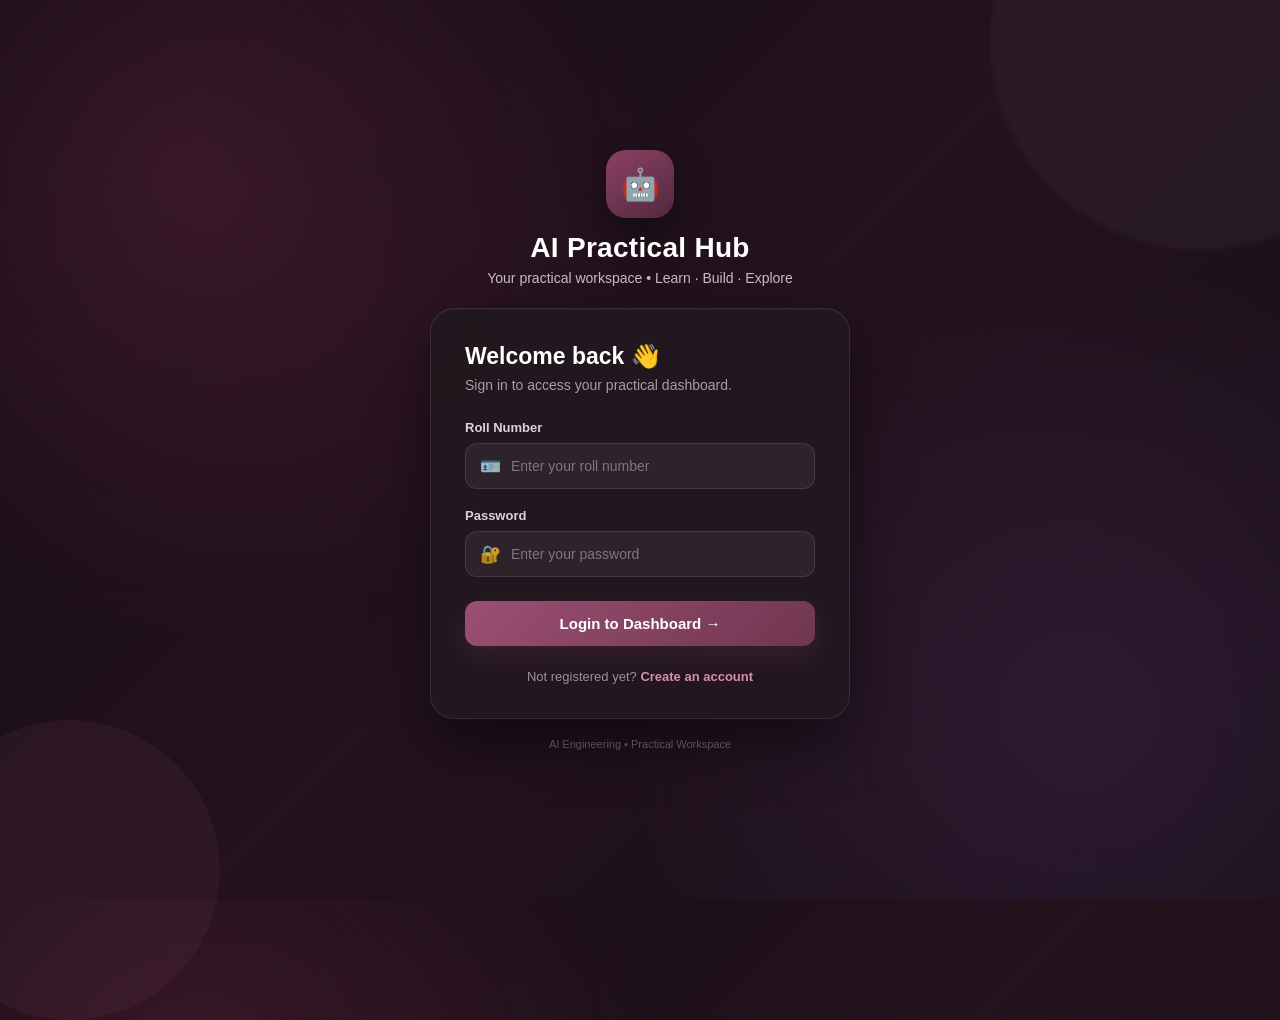
<file: practical_dashboard/templates/login.html>
<!DOCTYPE html>
<html lang="en">
<head>
    <meta charset="UTF-8">
    <meta name="viewport" content="width=device-width, initial-scale=1.0">

    <title>Login | AI Practical Hub</title>

    <style>
        * {
            box-sizing: border-box;
            margin: 0;
            padding: 0;
        }

        body {
            min-height: 100vh;
            font-family: "Segoe UI", Arial, sans-serif;
            display: flex;
            align-items: center;
            justify-content: center;
            background:
                radial-gradient(circle at 15% 20%, rgba(122, 42, 74, 0.35), transparent 35%),
                radial-gradient(circle at 85% 80%, rgba(91, 45, 105, 0.30), transparent 35%),
                linear-gradient(135deg, #120c14, #24121d 50%, #171019);
            color: #fff;
            overflow: hidden;
        }

        body::before {
            content: "";
            position: absolute;
            width: 420px;
            height: 420px;
            border-radius: 50%;
            background: rgba(255, 255, 255, 0.035);
            top: -170px;
            right: -130px;
            filter: blur(2px);
        }

        body::after {
            content: "";
            position: absolute;
            width: 300px;
            height: 300px;
            border-radius: 50%;
            background: rgba(174, 92, 130, 0.08);
            bottom: -120px;
            left: -80px;
        }

        .login-wrapper {
            position: relative;
            z-index: 2;
            width: 420px;
            max-width: 92%;
        }

        .brand {
            text-align: center;
            margin-bottom: 22px;
        }

        .brand-icon {
            width: 68px;
            height: 68px;
            margin: 0 auto 14px;
            border-radius: 20px;
            display: flex;
            align-items: center;
            justify-content: center;
            font-size: 31px;
            background: linear-gradient(145deg, #8d4164, #51283f);
            box-shadow: 0 15px 35px rgba(0, 0, 0, 0.35);
        }

        .brand h1 {
            font-size: 28px;
            letter-spacing: 0.3px;
            margin-bottom: 6px;
        }

        .brand p {
            color: #cbbfc6;
            font-size: 14px;
        }

        .login-card {
            background: rgba(35, 24, 31, 0.88);
            border: 1px solid rgba(255, 255, 255, 0.09);
            border-radius: 24px;
            padding: 34px;
            box-shadow:
                0 25px 60px rgba(0, 0, 0, 0.45),
                inset 0 1px 0 rgba(255, 255, 255, 0.04);
            backdrop-filter: blur(14px);
        }

        .login-card h2 {
            font-size: 23px;
            margin-bottom: 7px;
        }

        .subtitle {
            color: #aa9da5;
            font-size: 14px;
            margin-bottom: 27px;
        }

        .field {
            margin-bottom: 19px;
        }

        .field label {
            display: block;
            font-size: 13px;
            font-weight: 600;
            color: #ddd3d8;
            margin-bottom: 8px;
        }

        .input-box {
            position: relative;
        }

        .input-icon {
            position: absolute;
            left: 15px;
            top: 50%;
            transform: translateY(-50%);
            font-size: 17px;
            opacity: 0.75;
        }

        input {
            width: 100%;
            padding: 14px 15px 14px 45px;
            border-radius: 12px;
            border: 1px solid rgba(255, 255, 255, 0.10);
            background: rgba(255, 255, 255, 0.055);
            color: #fff;
            outline: none;
            font-size: 14px;
            transition: 0.25s ease;
        }

        input::placeholder {
            color: #82757d;
        }

        input:focus {
            border-color: #a65b7e;
            background: rgba(255, 255, 255, 0.075);
            box-shadow: 0 0 0 3px rgba(166, 91, 126, 0.12);
        }

        button {
            width: 100%;
            border: none;
            border-radius: 12px;
            padding: 14px;
            margin-top: 5px;
            background: linear-gradient(135deg, #9b4f73, #703650);
            color: white;
            font-size: 15px;
            font-weight: 700;
            cursor: pointer;
            transition: 0.25s ease;
            box-shadow: 0 10px 25px rgba(112, 54, 80, 0.28);
        }

        button:hover {
            transform: translateY(-2px);
            box-shadow: 0 14px 30px rgba(112, 54, 80, 0.38);
        }

        button:active {
            transform: translateY(0);
        }

        .register {
            text-align: center;
            margin-top: 23px;
            color: #9f9299;
            font-size: 13px;
        }

        .register a {
            color: #d88eac;
            text-decoration: none;
            font-weight: 600;
        }

        .register a:hover {
            text-decoration: underline;
        }

        .footer {
            text-align: center;
            margin-top: 19px;
            color: #746a70;
            font-size: 11px;
        }

        @media (max-width: 480px) {
            .login-card {
                padding: 27px 23px;
            }

            .brand h1 {
                font-size: 24px;
            }
        }
    </style>
</head>

<body>

    <div class="login-wrapper">

        <div class="brand">
            <div class="brand-icon">🤖</div>

            <h1>AI Practical Hub</h1>

            <p>Your practical workspace • Learn · Build · Explore</p>
        </div>

        <div class="login-card">

            <h2>Welcome back 👋</h2>

            <p class="subtitle">
                Sign in to access your practical dashboard.
            </p>

            <form method="POST">

                <div class="field">
                    <label>Roll Number</label>

                    <div class="input-box">
                        <span class="input-icon">🪪</span>

                        <input
                            type="text"
                            name="username"
                            placeholder="Enter your roll number"
                            required
                        >
                    </div>
                </div>

                <div class="field">
                    <label>Password</label>

                    <div class="input-box">
                        <span class="input-icon">🔐</span>

                        <input
                            type="password"
                            name="password"
                            placeholder="Enter your password"
                            required
                        >
                    </div>
                </div>

                <button type="submit">
                    Login to Dashboard →
                </button>

            </form>

            <div class="register">
                Not registered yet?
                <a href="/register">Create an account</a>
            </div>

        </div>

        <div class="footer">
            AI Engineering • Practical Workspace
        </div>

    </div>

</body>
</html>
</file>
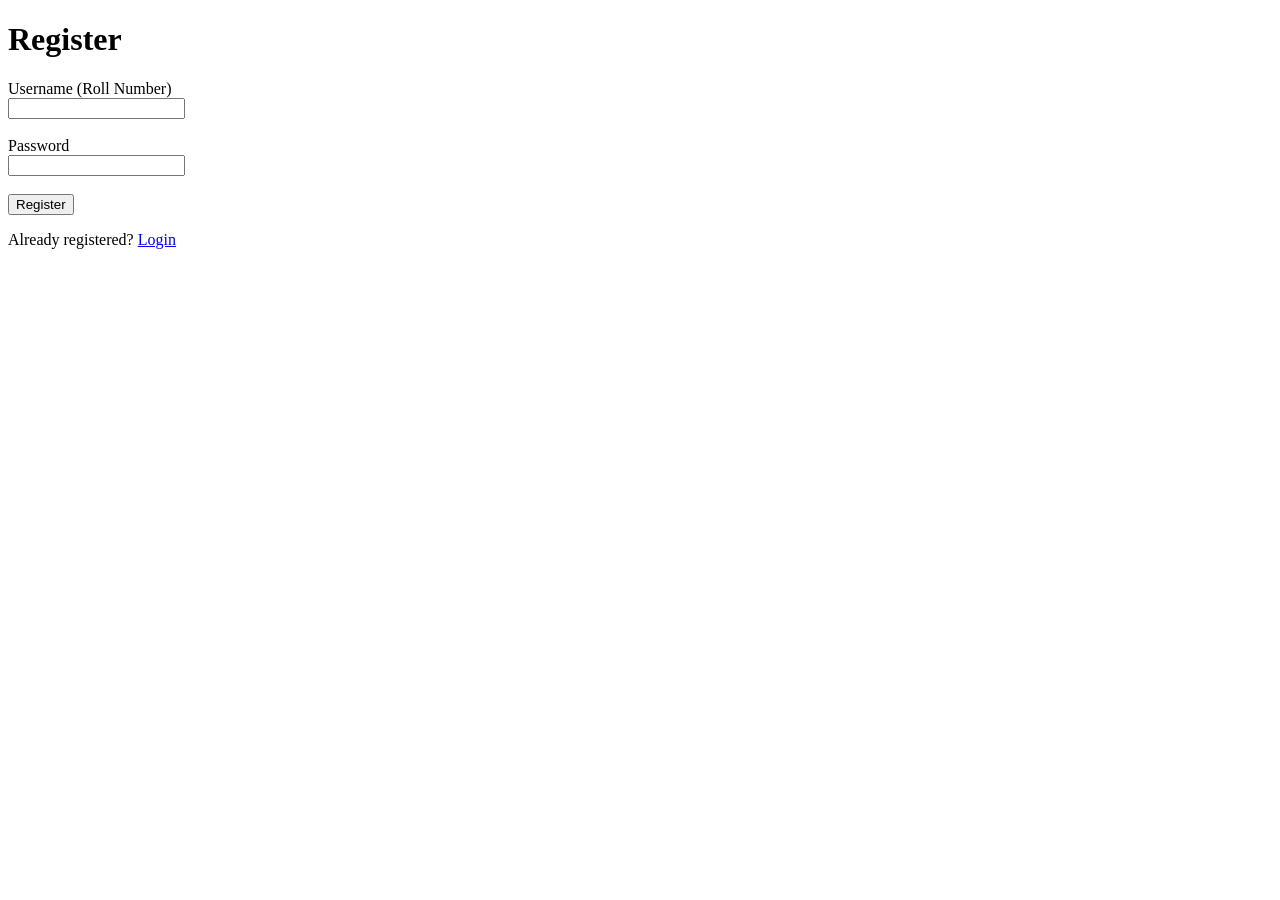
<file: practical_dashboard/templates/register.html>
<!DOCTYPE html>
<html>
<head>
    <title>Register - AI Practical Hub</title>
</head>
<body>

    <h1>Register</h1>

    <form method="POST">
        <label>Username (Roll Number)</label><br>
        <input type="text" name="username" required><br><br>

        <label>Password</label><br>
        <input type="password" name="password" required><br><br>

        <button type="submit">Register</button>
    </form>

    <p>Already registered? <a href="/login">Login</a></p>

</body>
</html>
</file>
